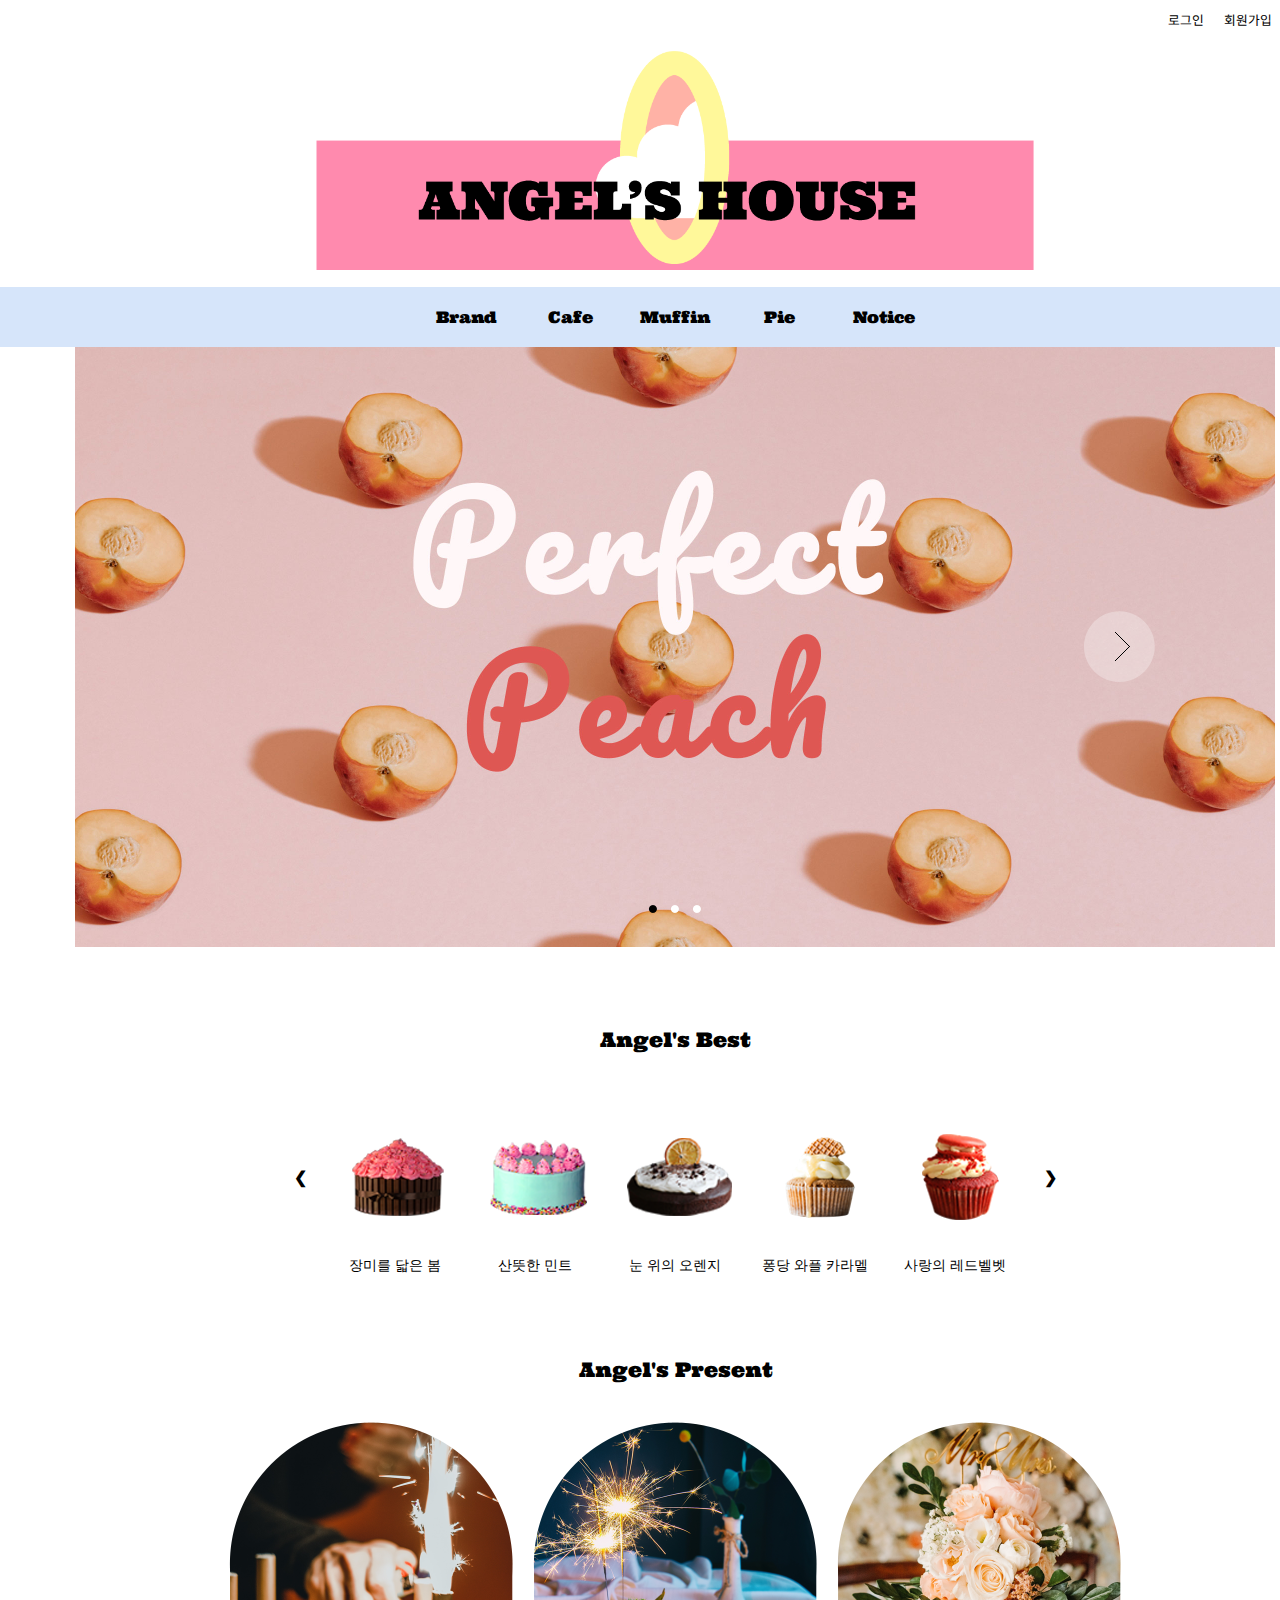
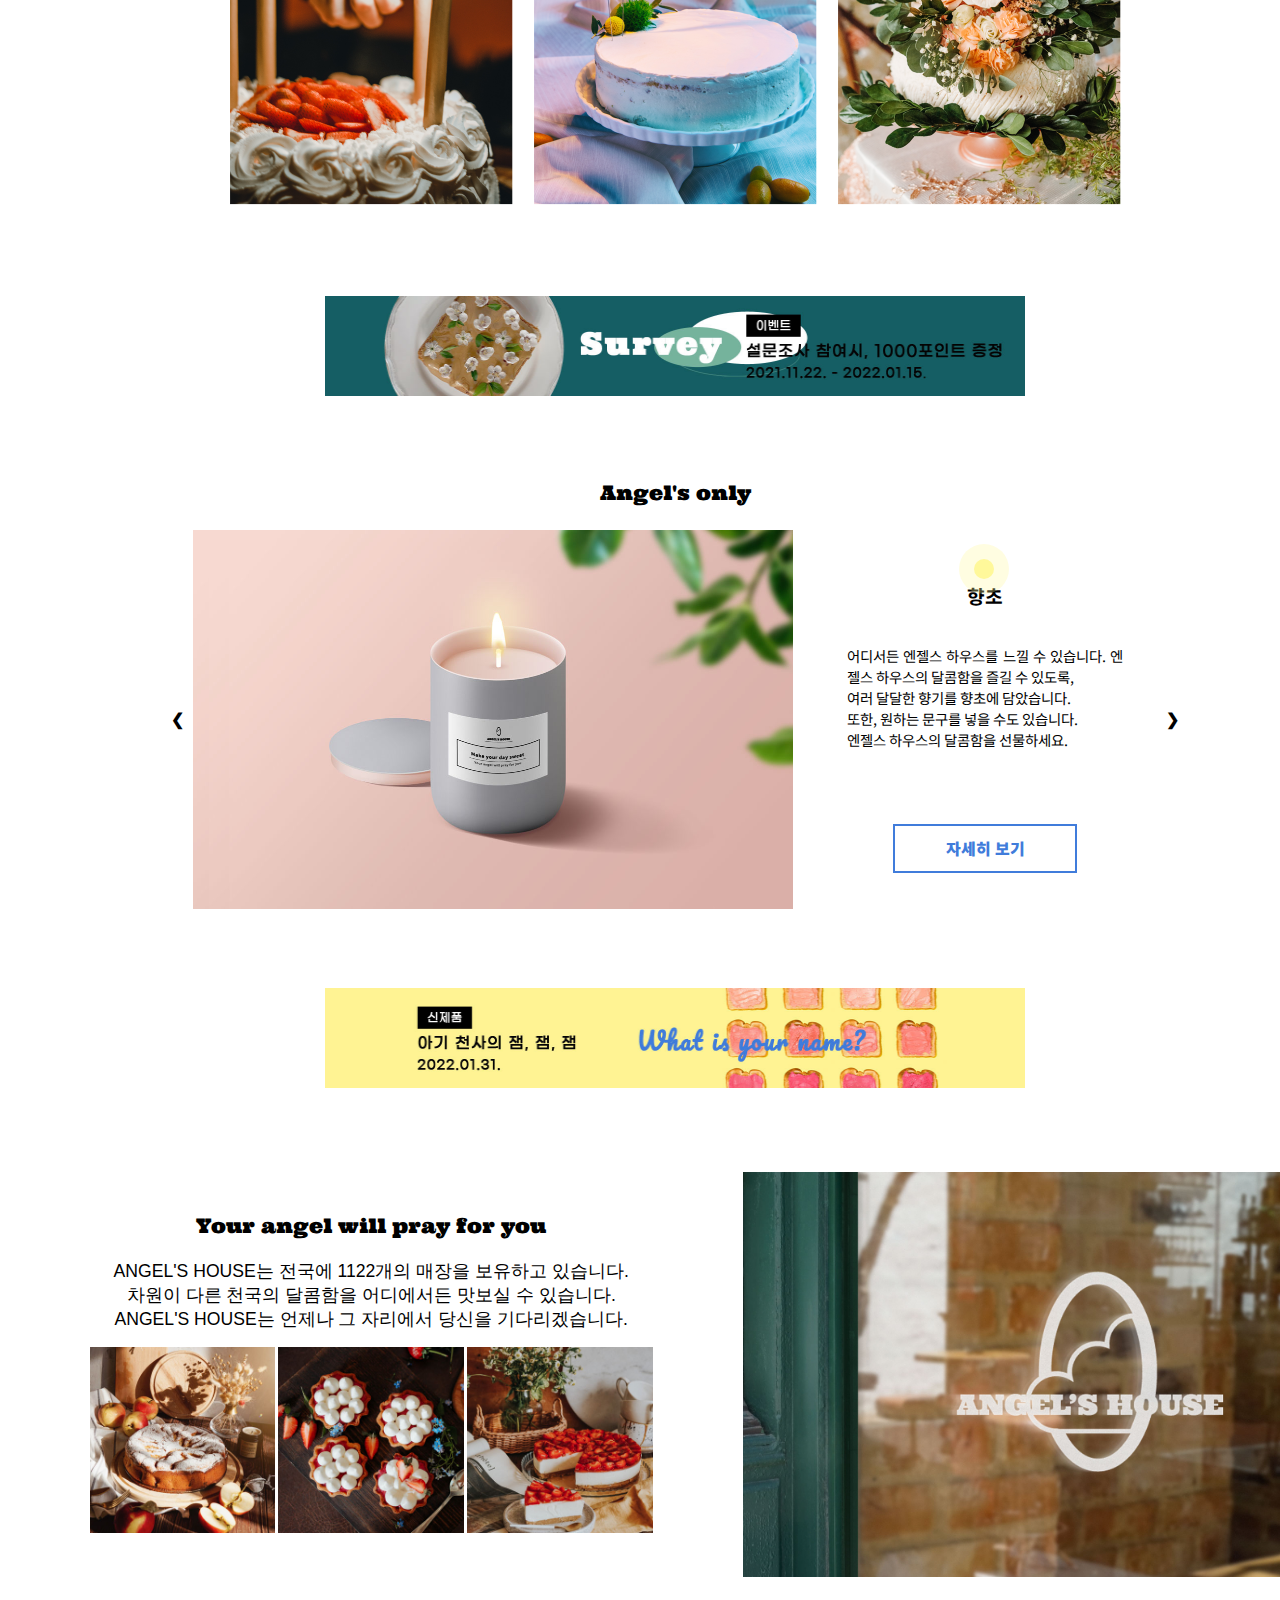
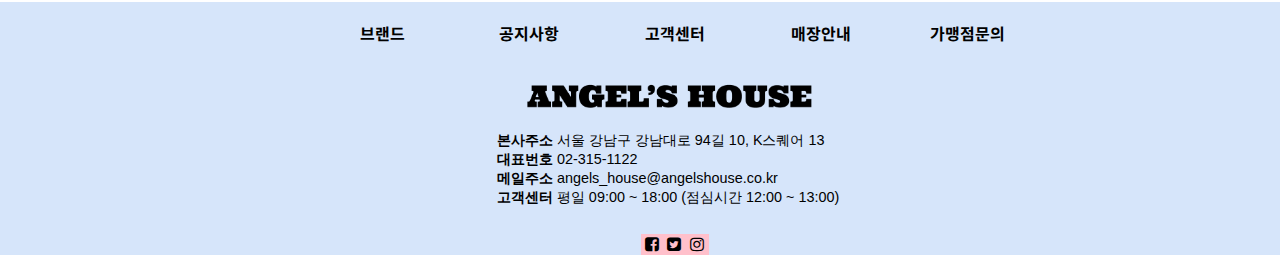
<file: index.html>
<!doctype html>
<html>
<head>
<meta charset="utf-8">
<title> ANGEL'S HOUSE </title>
	<link href="css/style.css" rel="stylesheet">
	<link rel="stylesheet" type="text/css" href="https://maxcdn.bootstrapcdn.com/font-awesome/4.7.0/css/font-awesome.min.css">
	<link rel="icon" type="image/png" href="img/favicon.png"> 
<script src="js/jquery-3.5.1.min.js"> </script> 
<script src="http://code.jquery.com/jquery-3.3.1.js"></script>

<!------------------------------->
<link rel="stylesheet" href="./css/normalize.css">
<link rel="stylesheet" href="./css/main.css">
<script src="./js/vendor/modernizr.custom.min.js"></script>
<script src="./js/vendor/jquery-1.10.2.min.js"></script>
<script src="./js/vendor/jquery-ui-1.10.3.custom.min.js"></script>
<script src="./js/main.js"></script>
<!------------------------------->
<script src="js/custom.js" type="text/javascript"></script>
</head>
<style>

</style>

<body>
<div class="wrapper">
<header>
 <div class="header_nav"><!--우측상단 네비-->
  <ul>
   <li><a href="##">로그인</a></li>
   <li><a href="##">회원가입</a></li>
   <li><a href="##">이용안내</a></li>
  </ul>
 </div>

 <div class="logo">
   <a href="##"><img src="img/logo.png" alt="메인로고"></a>
 </div>
 
 <nav id="m_nav">
  <ul>
    <li><a href="sub_brand.html">Brand</a></li>
	<li><a href="sub_cake.html">Cafe</a></li>
	<li><a href="##">Muffin</a></li>
	<li><a href="##">Pie</a></li>  
	<li><a href="sub_event.html">Notice</a></li>
  </ul>
 </nav>
 

</header>


<div class="slideshow">
    <div class="slideshow-slides">
        <a href="./" class="slide" id="slide-1"><img src="./img/slide1_3.jpg" alt="슬라이드1" width="1200" height="600"></a>
        <a href="./" class="slide" id="slide-2"><img src="./img/slide2_2.jpg" alt="슬라이드2" width="1200" height="600"></a>
        <a href="./" class="slide" id="slide-3"><img src="./img/slide3_3.jpg" alt="슬라이드3" width="1200" height="600"></a>
        <!--<a href="./" class="slide" id="slide-4"><img src="./img/slide-4.jpg" alt="" width="1200" height="600"></a>-->
    </div>
    <div class="slideshow-nav">
        <a href="#" class="prev">Prev</a>
        <a href="#" class="next">Next</a>
    </div>
    <div class="slideshow-indicator"></div>
</div>


<section id="content">
	<div class="title">Angel's Best</div>
	<div class="best_product">
		<button class="roll_left" >&#10094;</button>
		<button class="roll_right" >&#10095;</button>
		<div class="roll">
			<ul>
				<li class="slide1"><a href="#"><img src="img/c1_2.png" alt="베스트1"></a><span>장미를 닯은 봄</span></li>
				<li class="slide1"><a href="#"><img src="img/c2_2.png" alt="베스트2"></a><span>산뜻한 민트</span></li>
				<li class="slide1"><a href="#"><img src="img/c3_2.png" alt="베스트3"></a><span>눈 위의 오렌지</span></li>
				<li class="slide1"><a href="#"><img src="img/m1_2.png" alt="베스트4"></a><span>퐁당 와플 카라멜</span></li>
				<li class="slide1"><a href="#"><img src="img/m3_2.png" alt="베스트5"></a><span>사랑의 레드벨벳</span></li>
				<li class="slide1"><a href="#"><img src="img/p1_2.png" alt="베스트6"></a><span>태양의 오렌지</span></li>
				<li class="slide1"><a href="#"><img src="img/p2_2.png" alt="베스트7"></a><span>초코의 향연</span></li>
				<li class="slide1"><a href="#"><img src="img/p3_2.png" alt="베스트8"></a><span>유혹의 딸기</span></li>
			</ul>
	</div>
	</div>
</section>

<section id="content2">
	<div class="title">Angel's Present</div>
	<div class="present">
		<ul>
			<li><a href="sub_specialday.html"><img src="img/present3.png" alt="선물2"><span>SPCIAL DAY</span></a></li>
			<li><a href="##"><img src="img/present1_1.png" alt="선물1"><span>PARTY</span></a></li>
			<li><a href="##"><img src="img/present2.png" alt="선물3"><span>WEDDING</span></a></li>
			
		</ul>				
	</div>
	<!--<div class="test"> css로 이미지 아치 만들기인데 이미지가 흐려
		<ul>
		<li><a href="sub_specialday.html"><img src="img/preset3.jpg" alt="선물1"></a></li>
		<li><a href="#"><img src="img/preset2.jpg" alt="선물2"></a></li>
		<li><a href="#"><img src="img/preset.jpg" alt="선물3"></a></li>
		</ul>
	</div>-->
</section>

<section class="middle_banner">
	<a href="sub_event.html"><img src="img/banner3.jpg" alt="중간매너"></a>
</section>

<section id="content3">
	<div class="title">Angel's only</div>
	<div class="only">
		<button class="roll_left2">&#10094;</button>
		<button class="roll_right2">&#10095;</button>
		<div class="roll2">
				<div class="container">
					<div class="circleanimated one"></div>
					<div class="circle"></div>
				</div>
			<ul>
				<li class="slide2 only_sub">
				    <img src="img/mc42.jpg" alt="only1">
					
					<div class="only_text">
						<p>개별포장 vs. 일괄포장 </p>
						
						<span>원하는 방식으로 박스를 선택할 수 있습니다. 
							  간단한 메시지를 적을 수 있는 박스부터,<br>
							  다양한 디자인의 박스가 준비되어 있습니다.
							  </span>
						<div class="box">
						  <p>자세히 보기</p>
						  <span class="circle1"></span>
						  <span class="circle2"></span>
						</div>
					</div>
				</li>
				<li class="slide2 only_sub">
					<img src="img/mc14.jpg" alt="only2">
					<div class="only_text">
					<p>쇼핑백</p>
						<span>천국이 있는 파란 하늘의 색을 담았습니다.<br>
							  적당한 두께감으로 튼튼하게 제작되어져있어<br>
							  여러 번 재사용할 수 있습니다.
							  </span>
						<div class="box">
						  <p>자세히 보기</p>
						  <span class="circle1"></span>
						  <span class="circle2"></span>
						
						</div>
					</div>
				</li>
				<li class="slide2 only_sub">
					<img src="img/mc32.jpg" alt="only3">
					<div class="only_text">
						<p>태그</p>
						<span>
							  다양한 용도로 사용할 수 있는 태그입니다.<br>
							  쇼핑백, 선물 등에 손쉽게 달 수 있습니다.<br>
							  메시지를 적어 하나뿐인 나만의 태그를 만들어 보세요. 
						</span>
						<div class="box">
						  <p>자세히 보기</p>
						  <span class="circle1"></span>
						  <span class="circle2"></span>
						</div>
					</div>
				</li>
				<li class="slide2 only_sub">
					<img src="img/mc23.jpg" alt="only4">
					<div class="only_text">
						<p>향초</p><!--입뿐만 아니라 코로도-->
						<span>어디서든 엔젤스 하우스를 느낄 수 있습니다.
							  엔젤스 하우스의 달콤함을 즐길 수 있도록,<br> 
							  여러 달달한 향기를 향초에 담았습니다. <br>
							  또한, 원하는 문구를 넣을 수도 있습니다.<br>
							  엔젤스 하우스의 달콤함을 선물하세요.
							  </span>
						<div class="box">
						  <p>자세히 보기</p>
						  <span class="circle1"></span>
						  <span class="circle2"></span>
						</div>
					</div>
				</li>
			</ul>
		</div><!--best_roll2-->
	</div><!--only-->
</section>


<section class="middle_banner">
	<a href="##"><img src="img/banner1.jpg" alt="중간매너"></a>
</section>

<section id="content4">
  <div class="shop">
    
	<div class="shop_left">
		<div class="title">Your angel will pray for you</div>
		<p><br>ANGEL'S HOUSE는 전국에 1122개의 매장을 보유하고 있습니다.<br>
			   차원이 다른 천국의 달콤함을 어디에서든 맛보실 수 있습니다.<br>
			   ANGEL'S HOUSE는 언제나 그 자리에서 당신을 기다리겠습니다.<br></p>
		<div class="shop_left_img">
			<img src="img/bread1.jpg" alt="shop1">
			<img src="img/bread2.jpg" alt="shop1">
			<img src="img/bread4.jpg" alt="shop1">
		</div>
    </div>
	
	<img src="img/m_window.jpg" alt="content4">

  </div>
</section>




<footer id="footer">
 <div class="footer_nav">
	<ul>
	 <li><a href="##">브랜드</a></li>
	 <li><a href="##">공지사항</a></li>
	 <li><a href="##">고객센터</a></li>
	 <li><a href="##">매장안내</a></li>
	 <li><a href="##">가맹점문의</a></li>
	</ul>
 </div>

 <div class="footer_logo"><img src="img/logo_footer.png" alt="하단로고" ></div>

 <div class="info">
	<ul>
		<!--<li><span class="info_text">사업자등록번호&nbsp; </span>514-201509-1946015</li>-->
		<li><span class="info_text">본사주소&nbsp; </span>서울 강남구 강남대로 94길 10, K스퀘어 13</li>
		<li><span class="info_text">대표번호&nbsp; </span>02-315-1122</li>
		<li><span class="info_text">메일주소&nbsp; </span>angels_house@angelshouse.co.kr</li>
		<li><span class="info_text">고객센터&nbsp; </span>평일 09:00 ~ 18:00 (점심시간 12:00 ~ 13:00)</li>
	</ul>
 </div>

 <div>
  <ul class="sns">
	<!--<li><a href="#"><i class="fa fa-envelope"></i></a></li>-->
	<li><a href="##"><i class="fa fa-facebook-square"></i></a></li>
	<li><a href="##"><i class="fa fa-twitter-square"></i></a></li>
	<li><a href="##"><i class="fa fa-instagram"></i></a></li>
  </ul>
 </div>
</footer>

</div>
</body>
</html>
</file>
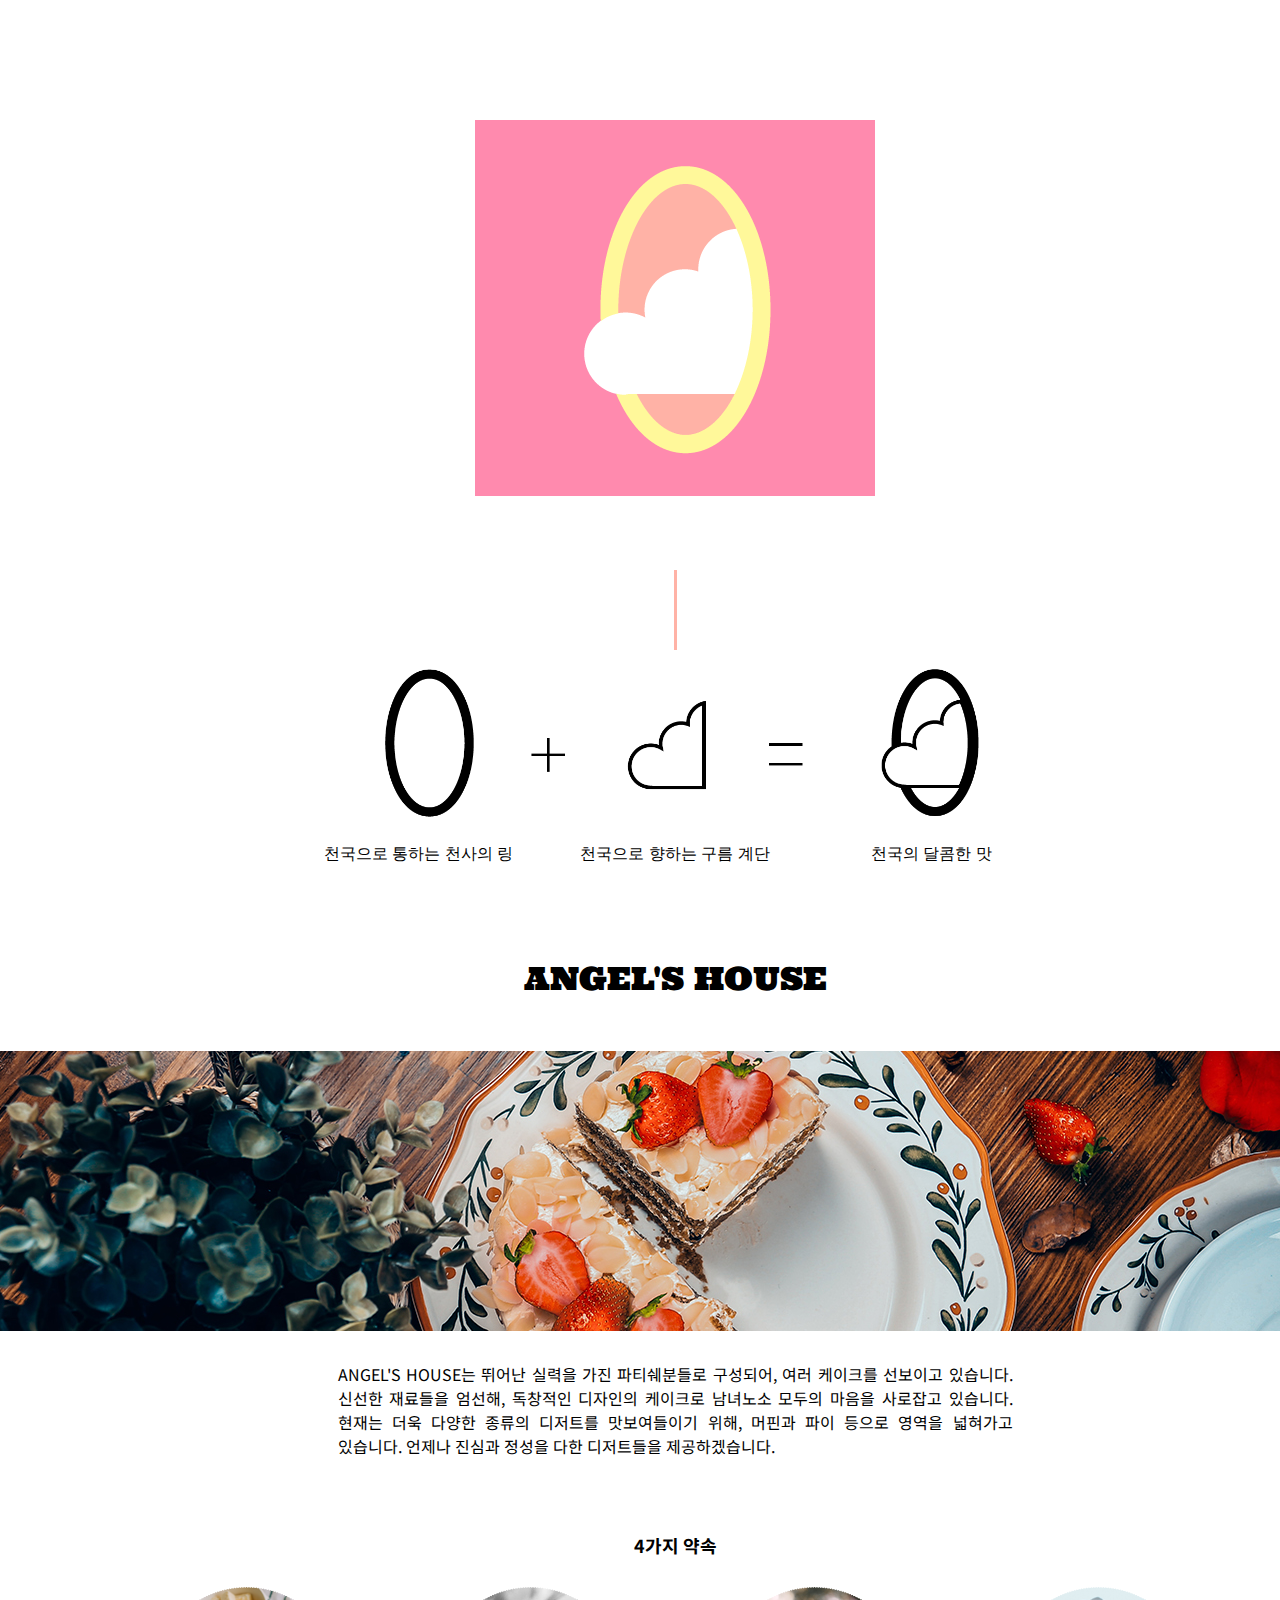
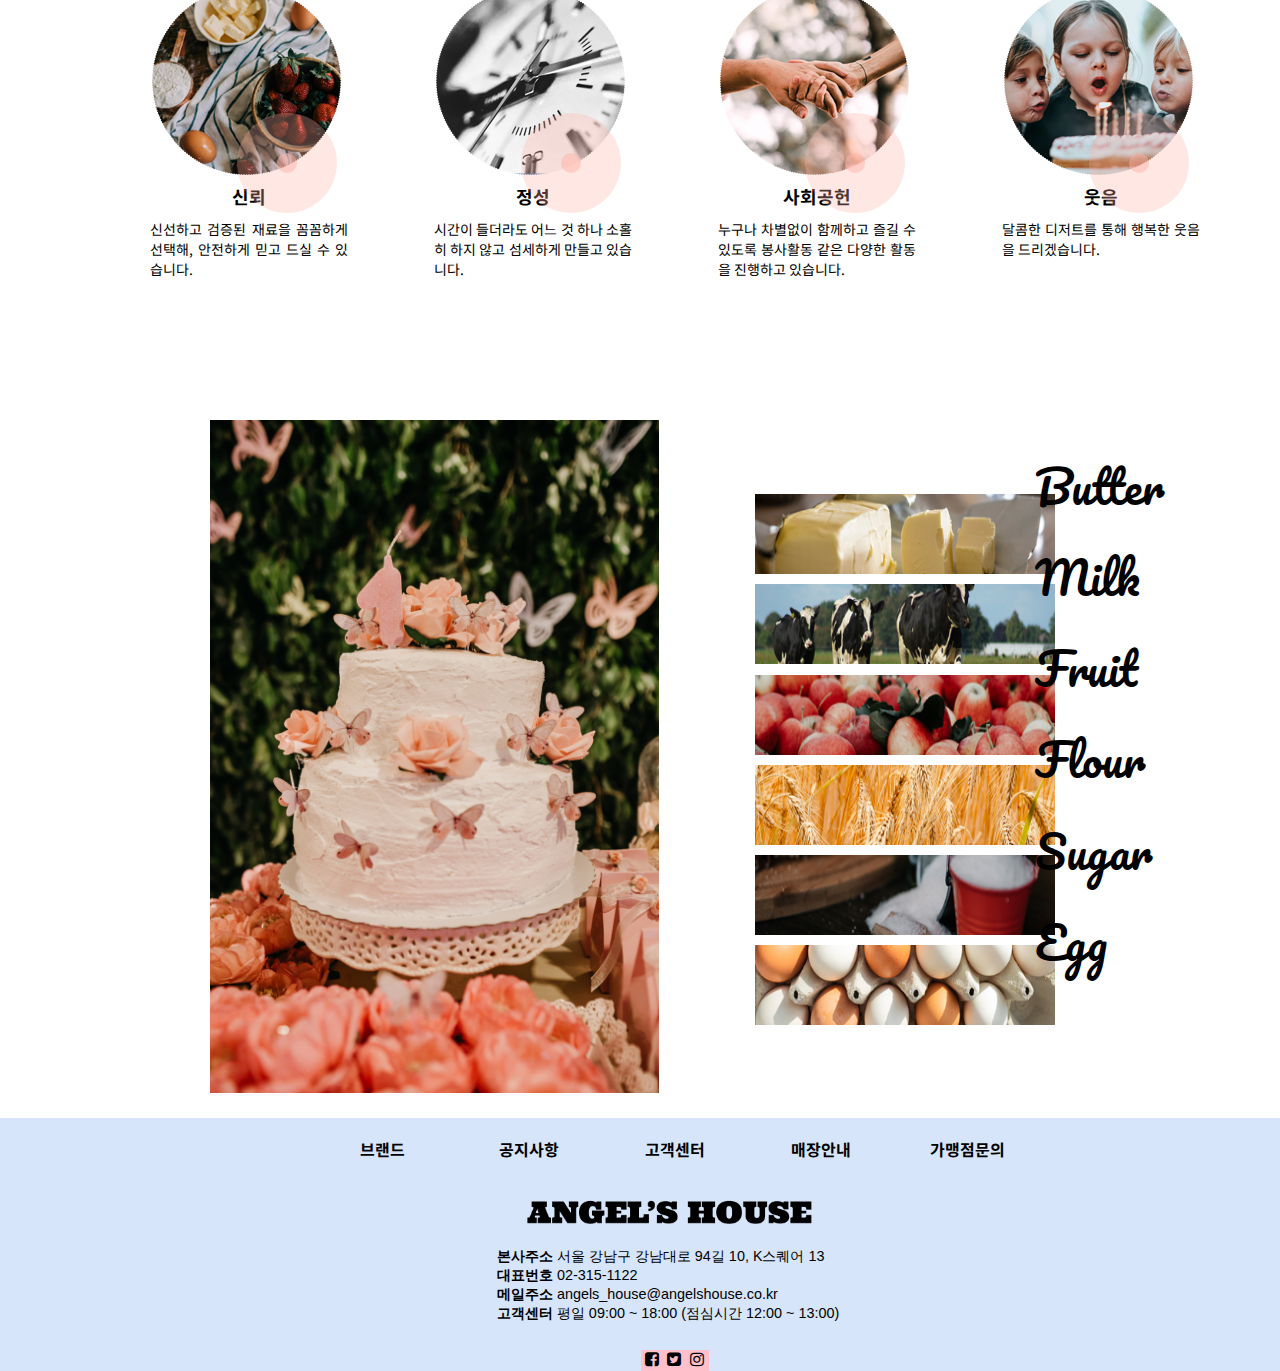
<file: sub_brand.html>
<!doctype html>
<html>
<head>
<meta charset="utf-8">
<title> ANGEL'S HOUSE </title>
	<link href="css/style2.css" rel="stylesheet">
	<link rel="stylesheet" type="text/css" href="https://maxcdn.bootstrapcdn.com/font-awesome/4.7.0/css/font-awesome.min.css">
	<link rel="icon" type="image/png" href="img/favicon.png"> 
<script src="js/jquery-3.5.1.min.js"> </script> 
<script src="http://code.jquery.com/jquery-3.3.1.js"></script>

<!------------------------------->
<link rel="stylesheet" href="./css/normalize.css">
<link rel="stylesheet" href="./css/main.css">
<script src="./js/vendor/modernizr.custom.min.js"></script>
<script src="./js/vendor/jquery-1.10.2.min.js"></script>
<script src="./js/vendor/jquery-ui-1.10.3.custom.min.js"></script>
<script src="./js/main.js"></script>
<!------------------------------->
<script src="js/sub_brand.js" type="text/javascript"></script>
</head>
<style>

</style>

<body>
<div class="wrapper">

<header class="main_h">
    <div class="row">
        <a class="logo" href="index.html">ANGEL'S HOUSE</a>
        <div class="mobile-toggle">
            <span></span>
            <span></span>
            <span></span>
        </div>
		 <nav>
		  <ul>
			<li><a href="sub_brand.html">Brand</a></li>
			<li><a href="sub_cake.html">Cake</a></li>
			<li><a href="#">Muffin</a></li>
			<li><a href="#">Pie</a></li>  
			<li><a href="sub_event.html">Notice</a></li>
		  </ul>
		 </nav>
    </div> <!-- / row -->
</header>

<div class="top">
    <img src="img/logo_color2.png" alt="로고">
    <!--<h1><span>Brand</span><br>ANGEL'S HOUSE</h1>-->
	
	<!--<div class="container">
		<div class="circleanimated one"></div>
		<div class="circle"></div>
	</div>-->

</div>
 <div class="single-scroll-down-animation animation4">
            <div class="scroll-down4"></div>
        </div>
<!--
 <div class="logo">
   <a href="#"><img src="img/logo.png" alt="메인로고"></a>
 </div>-->
 
<div class="wrapper_brand">
<div class="logo_brand">
		<img src="img/logo_brand3.png" alt="logo_brand">
		<div class="logo_text">
			<span>천국으로 통하는 천사의 링</span>
			<span>천국으로 향하는 구름 계단 </span><!--천국이 있는 하늘의 구름<br>& 계단 & 3단 케이크 -->
			<span>천국의 달콤한 맛</span>
		</div>
	</div> 
	
	<section id="title">
		 <div class="sub_title">ANGEL'S HOUSE</div>
		 <div class="sub_title_top">
			 <img src="img/brand_banner.jpg" alt="브랜드배너">
			 <span>ANGEL'S HOUSE는 뛰어난 실력을 가진 파티쉐분들로 구성되어, 여러 케이크를 선보이고 있습니다.
				  신선한 재료들을 엄선해, 독창적인 디자인의 케이크로 남녀노소 모두의 마음을 사로잡고 있습니다.
				  현재는 더욱 다양한 종류의 디저트를 맛보여들이기 위해, 머핀과 파이 등으로 영역을 넓혀가고 있습니다.
				  언제나 진심과 정성을 다한 디저트들을 제공하겠습니다.</span>
		 </div>
		 
			
	
		 
		 
		<div class="principle">
			<p>4가지 약속</p>
			<ul>
				<li>
					<div class="container2">
						<div class="circleanimated2 one2"></div>
						<div class="circle2"></div>
					</div>
					<img src="img/brandcircle1.png" alt="brandcircle1"><p>신뢰</p><span>신선하고 검증된 재료을 꼼꼼하게 선택해, 안전하게 믿고 드실 수 있습니다.</span>
				</li>
				<li>
					<div class="container2">
						<div class="circleanimated2 one2"></div>
						<div class="circle2"></div>
					</div>
				<img src="img/brandcircle2.png" alt="brandcircle2"><p>정성</p><span>시간이 들더라도 어느 것 하나 소홀히 하지 않고 섬세하게 만들고 있습니다.</span>
				</li>
				<li>
					<div class="container2">
						<div class="circleanimated2 one2"></div>
						<div class="circle2"></div>
					</div>
				<img src="img/brandcircle3.png" alt="brandcircle3"><p>사회공헌</p><span>누구나 차별없이 함께하고 즐길 수 있도록 봉사활동 같은 다양한 활동을 진행하고 있습니다.</span>
				</li>
				<li>
					<div class="container2">
						<div class="circleanimated2 one2"></div>
						<div class="circle2"></div>
					</div>
				<img src="img/brandcircle4.png" alt="brandcircle4"><p>웃음</p><span>달콤한 디저트를 통해 행복한 웃음을 드리겠습니다.</span>
				</li>
			</ul>
		 </div>
	</section>

	
	<section id="content">
		 <div class="content1">
			<img src="img/brand.jpg" alt="content1" >
			<!--<img class="word" src="img/brand_backword2.png" alt="재료들">-->
			<div class="content1_img">
				<div class="image-box"><img src="img/6butter.png" alt="content1_img1"></div>  
				<div class="image-box"><img src="img/6milk.png" alt="content1_img2"></div>
				<div class="image-box"><img src="img/6fruit.png" alt="content1_img3"></div>
				<div class="image-box"><img src="img/6flour.png" alt="content1_img4"></div>
				<div class="image-box"><img src="img/6sugar.png" alt="content1_img5"></div>
				<div class="image-box"><img src="img/6egg.png" alt="content1_img6"></div>
			</div>		
			
			<div class="content1_text">
				<ul>
					<li><span>Butter</span></li>
					<li><span>Milk</span></li>
					<li><span>Fruit</span></li>
					<li><span>Flour</span></li>
					<li><span>Sugar</span></li>
					<li><span>Egg</span></li>
				</ul>
			</div>	
					<!--<ul>
					<li><img src="img/6butter.png" alt="content1_img1"><span>Butter</span></li>
					<li><img src="img/6milk.png" alt="content1_img2"><span>Milk</span></li>
					<li><img src="img/6fruit.png" alt="content1_img3"><span>Fruit</span></li>
					<li><img src="img/6flour.png" alt="content1_img4"><span>Flour</span></li>
					<li><img src="img/6sugar.png" alt="content1_img5"><span>Sugar</span></li>
					<li><img src="img/6egg.png" alt="content1_img6"><span>Egg</span></li>
				</ul>-->
				
				<!--<ul>
					<li><img src="img/6butter.png" alt="content1_img1"></li>
					<li><img src="img/6milk.png" alt="content1_img2"></li>
					<li><img src="img/6fruit.png" alt="content1_img3"></li>
					<li><img src="img/6flour.png" alt="content1_img4"></li>
					<li><img src="img/6sugar.png" alt="content1_img5"></li>
					<li><img src="img/6egg.png" alt="content1_img6"></li>
				</ul>
				-->
			
		 </div>	
	 </section>
			
	 
	<footer id="footer">
	 <div class="footer_nav">
		<ul>
		 <li><a href="#" on>브랜드</a></li>
		 <li><a href="#">공지사항</a></li>
		 <li><a href="#">고객센터</a></li>
		 <li><a href="#">매장안내</a></li>
		 <li><a href="#">가맹점문의</a></li>
		</ul>
	 </div>

	 <div class="footer_logo"><img src="img/logo_footer.png" alt="하단로고" ></div>

	 <div class="info">
		<ul>
			<!--<li><span class="info_text">사업자등록번호&nbsp; </span>514-201509-1946015</li>-->
			<li><span class="info_text">본사주소&nbsp; </span>서울 강남구 강남대로 94길 10, K스퀘어 13</li>
			<li><span class="info_text">대표번호&nbsp; </span>02-315-1122</li>
			<li><span class="info_text">메일주소&nbsp; </span>angels_house@angelshouse.co.kr</li>
			<li><span class="info_text">고객센터&nbsp; </span>평일 09:00 ~ 18:00 (점심시간 12:00 ~ 13:00)</li>
		</ul>
	 </div>

	 <div>
	  <ul class="sns">
		<!--<li><a href="#"><i class="fa fa-envelope"></i></a></li>-->
		<li><a href="#"><i class="fa fa-facebook-square"></i></a></li>
		<li><a href="#"><i class="fa fa-twitter-square"></i></a></li>
		<li><a href="#"><i class="fa fa-instagram"></i></a></li>
	  </ul>
	 </div>
	</footer>
  </div><!--wrapper2-->
 </div><!--wrapper-->
</body>
</html>
</file>
<file: css/style.css>
@charset "utf-8";
@import url('https://fonts.googleapis.com/css2?family=Ultra&display=swap'); /*울트라 font-family: 'Ultra', serif;*/
@import url('https://fonts.googleapis.com/css2?family=Pacifico&display=swap');  /*font-family: 'Pacifico', cursive;*/
@import url('https://fonts.googleapis.com/css2?family=Noto+Sans+KR&display=swap'); /*font-family: 'Noto Sans KR', sans-serif;*/

*{margin:0; padding:0;}
a:link,a:visited {text-decoration:none;color:#000;}

ul li{list-style:none;}

/*노랑 #FFF89A; 살구 #FFB2A6; 핑 #FF8AAE; 하늘 #9ADCFF;*/

/*--------------상단------------------------*/
.wrapper{width:1350px; margin:0 auto;}

.header_nav ul{display:flex; justify-content:flex-end;}
.header_nav li{font-family:'Noto Sans KR', sans-serif; padding:10px; font-size:0.8rem;}
.header_nav a{display:block; color:#000;}
.header_nav a:hover{color:#4297c5;} /*#D6E5FA*/

.logo{ width:100%; text-align:center;}
.logo img{width:55%;}/*너무 커 width:800px; height:250px; */

/*--------------네비게이션-------------------*/
#m_nav > ul {width:100%; margin:0 auto;text-align:center;position:relative; background:#D6E5FA; }/*#9ADCFF; 이 색이 개이쁜데...쨍해서..*/
#m_nav > ul > li{ display:inline-block; position:relative; 
					width:100px; height:40px; padding:10px 0;}
#m_nav > ul > li > a{display:block; line-height:40px; 
					font-family: 'Ultra', serif;
					text-align:center; color:#000; transition:all 0.7s;}
#m_nav > ul > li:hover > a{color:#fff; background:#407CDB; transition:all 0.7s; }
/*쇼핑백 색보다 조금 탁해:#4297c5 유사색 : #407CDB; #3D4FD1; 둘다 이뽀  #2666CF;-> 원래 이거였어*/			

/*-------------콘텐츠------------------------*/
.title{font-family: 'Ultra', serif; font-size:20px;}
/*--------------best 제품--------------------*/	
#content{text-align:center; margin-top:5rem;}
.best_roll li{font-family: 'Noto Sans KR', sans-serif;}
.best_product{width:700px; height:200px; margin:25px auto 0 auto; padding:0 20px; position:relative;}
.best_product > button{display:block; position:absolute; width:20px; height:100%; top:0; border:none;}
.best_product > button.roll_left{background:none;left:-15px;font-weight: bold;}
.best_product > button.roll_right{background:none; right:-15px;font-weight: bold;}
.best_product .roll{width:100%; height:100%; overflow:hidden;padding-top:25px;}
.best_product .roll ul{width:1000%;}
.best_product .roll ul li{float:left; width:140px; text-align:center;}
.best_product .roll ul li img{width:150px;}
.best_product .roll ul li span{display:block; font-size:0.9rem;}
.best_product .roll ul li a:hover img{opacity:0.5;}


/*-------------선물 3개---------------------*/
#content2{text-align:center; margin-top:5rem; margin-bottom:25px;}
.present{margin-top:30px;}
.present li{display:inline-block; position:relative;}
.present img{width:300px; height:400px;}
.present li:hover img{transform: scale(0.9); transition:all 0.5s; background:rgba(255,255,255,0.8);}
.present a{display:block;}
.present span{display:none;position:absolute;  background:(255 178 166 / 40%); font-weight:bold; color:#fff;
					width:250px; height:80px; line-height:80px; bottom:60px;left:26px; transition:all 0.5s}
.present span::before{background:#FFB2A6;
	content:"";
	inset:0;
	width:250px; height:70px; line-height:70px; bottom:60px;left:26px;
	position:absolute;
	transform:scaleX(1);
	transform-origin:left; 
	transition:transform 0.5s ease-in-out;
	z-index:-1;}


.present li:hover span{display:block; transition:all 0.5s; transform:scaleX(1); transform-origin:right;}
.present li:hover span::before{content:""; display:block;transition:all 0.5s;
						transform:scaleX(1); }
.present li:hover span::after{content:"\25E3"; color:#FFB2A6; font-size:23px;top:-49.5px; right:-27.5px; position:absolute;  z-index:-2;}
.present li:hover{background:rgba(255 178 166 / 40%);}
/* 틀에 그림넣어서 확대 되는데 이미지가 흐려...
.test li{width:300px; height:400px; overflow:hidden; box-sizing:border-box; display:inline-block;
border-top-left-radius: 50% 40% !important; border-top-right-radius: 50% 40% !important;} 	
.test img{width:300px; height:400px;}
.test li:hover img{transform: scale(1.1);transition:all 0.5s; }*/


/*-----중간 배너------*/
.middle_banner{margin-top:5rem;text-align:center; margin-bottom:25px;}
.middle_banner a{display:inline-block; width:700px; height:100px;}
.middle_banner img{width:700px; height:100px; }

/*------main_text--bread-----*/
#content3{ margin-top:5rem;text-align:center;margin-bottom:25px;}
.only{width:70%; height:378px; margin:25px auto 0 auto; padding:0 20px; position:relative;}
.only > button{display:block; position:absolute; width:20px; height:100%; top:0; border:none;}
.only > button.roll_left2{background:none;left:-15px;font-weight: bold;}
.only > button.roll_right2{background:none; right:-15px;font-weight: bold;}
.only > .roll2{width:100%; height:100%; overflow:hidden;padding-top:25px;}

/*쇼핑백 3000*2000, 분홍상자1000*800, 상자2개 1000*940, 캔들 1000*700, 태그 1500*2000, 1000*1333, 1000*1179,600*710  유리 1500*1000*/

.only_sub{position:absolute; top:0; left:0; width:100%;  display:flex; justify-content:space-around; text-align:center; font-family:'Noto Sans KR', sans-serif;}
.only_sub img{width:600px;}

.only_text{width:35%;background:#fff;}

/*원*/
.container {position: relative; overflow: hidden; width: 50px; height: 50px;
			left:80%; top:-3%; z-index:1;}
.circleanimated {
  width: 50px; height: 50px; border-radius: 50%;
  background: #FFF89A; position: absolute;  opacity: 0.3;
/*   top: 5%; left: 40%; */ }

.circle {
  width: 20px; height:20px;
  border-radius: 50%;
  background: #FFF89A; position: absolute;
  top: calc(50px / 2 - 20px / 2);
  left: calc(50px / 2 - 20px / 2);
/*   top: 5%; left: 40%; */}


@keyframes circle {
  0% {transform: scale(0.1); opacity: 0.3;}
	80% {transform: scale(0.7); opacity: 0.3;}
	100% {transform: scale(0.7);opacity: 0;}}

.one {animation: circle 4s infinite ease;}


.only_text > p{font-weight:bold; margin-top:15%; font-size:1.2rem; position:relative;}
.only_text span{width:100%; height:50%; padding:10%;display:block; font-size:0.8rem; text-align:justify; 
				box-sizing:border-box; overflow:hidden; font-size:0.9rem;}



.box {
  border: 2px solid #407CDB;
  width: 150px; height:15px; line-height:15px;
  margin: 0 auto; margin-top:25px; padding:15px;
  text-align:center; font-weight: 900; font-size:1rem; color: #407CDB;
  cursor: pointer;
  position: relative;
  overflow: hidden;
  transition: all 0.9s;}

.circle1:before {/*첫동그라미*/
  content: ''; position: absolute; background: #407CDB;
  top: 90px; left: -40px;/*-많이 할수록 왼쪽으로 감*/
  width: 110px; height: 100px;
  border-radius: 50%;
  transition: all 0.9s;}

.circle1:after {/*중간동그라미*/
  content: ''; position: absolute; background: #407CDB;
  top: 70px; left: 25px;
  width: 130px; height: 120px;
  border-radius: 50%; transition: all 1.4s;}

.circle2:before {/*마지막 동그라미*/
  content: ''; position: absolute; background: #407CDB;
  top: 110px; left: 100px;
  width: 110px; height: 90px;
  border-radius: 50%;
  transition: all 0.9s;}

.box:hover p {position: relative; color: #fff; z-index: 1;transition: all 0.5s;}
.box:hover .circle1:before {top: -13px; transition: all 0.9s;}
.box:hover .circle1:after {top: -13px; transition: all 1s;}
.box:hover .circle2:before {top: -13px;transition: all 0.9s;}


#content4{margin-top:5rem;text-align:center;margin-bottom:25px;}
.shop{margin:25px auto 0 auto;display:flex; justify-content:space-around;}
.shop_left{margin-top:3%;}
.shop_left p{font-size:1.1rem; text-align:center;}
/*.shop_left p:nth-child(2){font-size:1.2rem; font-weight:bold;}*/
.shop_left_img{display:flex; justify-content:center;}
.shop_left_img img{width:25%; padding:0.2%; margin-top:2%;}
.shop > img{width:45%;}/*1500*1000*/



#footer{width:100%; background:#D6E5FA; }
.footer_nav ul{width:70%;  margin:0 auto;text-align:center; }
.footer_nav li{padding:2% 0; width:15%; display:inline-block; }
.footer_nav a{text-align:center; width: 100%; color:#000;
			  font-family:'Noto Sans KR', sans-serif; font-weight:bold;
			  padding-bottom:5%; position: relative;}
.footer_nav a:before {
  content: ""; position: absolute;
  width: 100%; height: 2px;
  bottom: 0; left: 0;
  background-color: #407CDB; /*선색*/
  visibility: hidden;
  transform: scaleX(0);
  transition: all 0.3s ease-in-out;}

.footer_nav a:hover:before {
  visibility: visible;
  transform: scaleX(1);}

.footer_logo{width:100%;  text-align:center;}
.footer_logo img{display:inline-block; width:30%; filter: grayscale(100%);}/*그레이 스케일 안돼*/
.info{width:50%;margin:0 auto;}
.info li{margin-left:10%; font-size:0.9rem;}
.info_text{font-weight:bold; text-align:right; display:inline-block; width:25%; height:15%;}

.sns{width:5%;background:pink; margin:0 auto; margin-top:2%;}
.sns ul{text-align:center;}
.sns li{display:inline-block; width:20%;padding:2%; margin-left:3%;text-align:center;}
.sns a{display:block; }
</file>
<file: css/main.css>
@charset "UTF-8";

/*
 * Slideshow
 */

.slideshow {
    background-color: yellow;
    height: 600px;/*원래 465*/
    min-width: 960px;
	width:1200px;
    overflow: hidden;
    position: relative;
	
	left: 50%;/*이거*/
    margin-left: -600px;/*이거*/
}

.slideshow-slides {
    height: 100%;
    position: absolute;
    width: 100%;
    /* left는 JavaScript로 지정 */
}
.slideshow-slides .slide {
    height: 100%;
    overflow: hidden;
    position: absolute;
    width: 100%;
    /* left는 JavaScript로 지정 */
}
.slideshow-slides .slide img {
   /* left: 50%;
    margin-left: -600px;*/
    position: absolute;
}

.slideshow-nav a,
.slideshow-indicator a {
    background-color: rgba(0, 0, 0, 0); /* for IE9 */
    overflow: hidden;
}
.slideshow-nav a:before,
.slideshow-indicator a:before {
    content: url(../img/sprites.png);
    display: inline-block;
    font-size: 0;
    line-height: 0;
}

.slideshow-nav a {
    position: absolute;
    top: 50%;
    left: 50%;
    width: 72px;
    height: 72px;
    margin-top: -36px;
}
.slideshow-nav a.prev {
    margin-left: -480px;
}
.slideshow-nav a.prev:before {
    margin-top: -20px;    
}
.slideshow-nav a.next {
    margin-left: 408px;
}
.slideshow-nav a.next:before {
    margin-left: -80px;
    margin-top: -20px;
}
.slideshow-nav a.disabled {
    display: none;
}

.slideshow-indicator {
    bottom: 30px;
    height: 16px;
    left: 0;
    position: absolute;
    right: 0;
    text-align: center;
}
.slideshow-indicator a {
    display: inline-block;
    width: 16px;
    height: 16px;
    margin-left: 3px;
    margin-right: 3px;
}
.slideshow-indicator a.active {
    cursor: default;
}
.slideshow-indicator a:before {
    margin-left: -110px;
}
.slideshow-indicator a.active:before {
    margin-left: -130px;
}

/* JavsScript 비활성화 시 */
.no-js .slideshow {
    height: auto;
}
.no-js .slideshow-slides {
    height: auto;
    position: static;
}
.no-js .slideshow-slides .slide {
    display: block;
    height: auto;
    position: static;
}
.no-js .slideshow-slides .slide img {
    margin: auto;
    position: static;
}
.no-js .slideshow-nav,
.no-js .slideshow-indicator {
    display: none;
}
</file>
<file: css/style2.css>
@charset "utf-8"; /*이게 수정한거*/
@import url('https://fonts.googleapis.com/css2?family=Ultra&display=swap'); /*울트라 font-family: 'Ultra', serif;*/
@import url('https://fonts.googleapis.com/css2?family=Pacifico&display=swap'); /*font-family: 'Pacifico', cursive;*/
@import url('https://fonts.googleapis.com/css2?family=Noto+Sans+KR&display=swap'); /*font-family: 'Noto Sans KR', sans-serif;*/
/*분#ffe3e3; #e4d8dc; #c9ccd5; #93b5c6;청*/

/*-------------공통------------------------*/
*{margin:0; padding:0;}
a:link,a:visited {text-decoration:none;color:#000;}
ul li{list-style:none;}

.wrapper{width:1350px; margin:0 auto;}


/*text*/
.main_h {position: fixed; z-index: 999; top: 0px; max-height: 70px;
  width: 100%; padding-top: 17px; background: none; overflow: hidden;
  -webkit-transition: all 0.3s; transition: all 0.3s;
  opacity: 0; top: -100px;
  padding-bottom: 6px; font-family: 'Ultra', serif;}

@media only screen and (max-width: 766px) {.main_h {padding-top: 25px;}}

.open-nav {max-height: 400px !important;}
.open-nav .mobile-toggle {transform: rotate(-90deg); -webkit-transform: rotate(-90deg);}

.sticky {background-color: rgba(255, 255, 255, 0.93);
		opacity: 1; top: 0px; border-bottom: 1px solid gainsboro;}

.logo{width: 50px; font-size: 25px; color: #8f8f8f; text-transform: uppercase;
	  float: left; display: block; margin-top: 0; line-height: 1; margin-bottom: 10px;}
@media only screen and (max-width: 766px) {.logo { float: none;}}

nav {float: right;width: 60%;}
@media only screen and (max-width: 766px) {nav {width: 100%;}}

nav ul {list-style: none;overflow: hidden;text-align: right;float: right;}
@media only screen and (max-width: 766px) {
  nav ul {padding-top: 10px; margin-bottom: 22px; float: left; text-align: center;width: 100%;}
}

nav ul li {display: inline-block; margin-left: 35px;line-height: 1.5;}
@media only screen and (max-width: 766px) {
  nav ul li {width: 100%; padding: 7px 0; margin: 0;}
}

nav ul a {display:block; text-transform: uppercase; font-size: 13px; position: relative;}
nav ul a:before {content: ""; position: absolute; width: 100%; height: 2px;
  bottom: 0; left: 0; background-color: #407CDB; /*선색*/
  visibility: hidden; transform: scaleX(0); transition: all 0.3s ease-in-out;}
nav ul a:hover:before {visibility: visible; transform: scaleX(1);}

/*햄버거만 뜨고 안돌아가*/
.mobile-toggle {display: none;cursor: pointer;font-size: 20px;position: absolute;
  right: 22px;top: 0;width: 30px;-webkit-transition: all 200ms ease-in;-moz-transition: all 200ms ease-in;transition: all 200ms ease-in;}
@media only screen and (max-width: 766px) {.mobile-toggle {display: block;}}
.mobile-toggle span {width: 30px;height: 4px;margin-bottom: 6px;border-radius: 1000px;background: #8f8f8f;display: block;}

.row {width: 100%; max-width: 940px; margin: 0 auto; position: relative;padding: 0 2%;}
.row > a{width:27%;}

.content {padding: 50px 2% 250px;}
.top {text-align: center; color: #000; padding-top:120px;
		min-height: 450px; letter-spacing: 2px; position:relative;}
.top h1 {position:absolute; top:50%; left:31.5%; 
		font-size: 50px;line-height: 1.3; font-family: 'Ultra', serif;}
/*.top h1 span {font-size: 25px; color: #000; border-bottom: 2px solid #000;
		padding-bottom: 12px; line-height: 3; font-family: 'Noto Sans KR', sans-serif;}*/

@-webkit-keyframes scroll {
  0% {opacity: 1; -webkit-transform: translateY(0); transform: translateY(0);}
100% {opacity: 0;-webkit-transform: translateY(20px); transform: translateY(20px);}
}
@keyframes scroll {
  0% {opacity: 1;-webkit-transform: translateY(0);-ms-transform: translateY(0);transform: translateY(0);}
100% {opacity: 0;-webkit-transform: translateY(20px);-ms-transform: translateY(20px);transform: translateY(20px);}
}

/*
.container {position: relative; overflow: hidden; top:20px; left:48%; margin:20% 0 15%; width: 50px; height: 50px;}
.circleanimated {width: 50px; height: 50px; border-radius: 50%; background: #FFF89A; position: absolute;  opacity: 0.3;}top: 5%; left: 40%;
.circle {width: 20px; height: 20px; border-radius: 50%; background:#FFF89A; position: absolute; top: calc(50px / 2 - 20px / 2); left: calc(50px / 2 - 20px / 2);}top: 5%; left: 40%;
@keyframes circle {
  0% {transform: scale(0.1); opacity: 0.3;}
80% {transform: scale(0.7); opacity: 0.3;}
100% {transform: scale(0.7);opacity: 0;}}
.one {animation: circle 4s infinite ease;}*/

.css-scroll-down{display: flex; flex-flow: row; align-items: flex-start; padding: 50px 30px; 
    .single-scroll-down-animation{margin-right: 20px; width: calc(25% - 20px); margin-bottom: 50px;}}
.scroll-down4{width: 3px; height: 80px; background: #FFB2A6; animation: scrollDown4 2s ease infinite; margin: 0 auto; }

@keyframes scrollDown4{
    0%{transform-origin: top; transform: scaleY(0);}
    45%{transform-origin: top; transform: scaleY(1);}
    55%{transform-origin: bottom; transform: scaleY(1);}
    100%{transform-origin: bottom;transform: scaleY(0);}
}

/*-------------콘텐츠------------------------*/
.wrapper_brand{color:#000; margin:0 auto;}

#title{text-align:center; margin-top:5rem;}
.sub_title{font-family: 'Ultra', serif; font-size:2rem;}

.sub_title_top{ width:100%; margin:25px auto 0 auto;}
.sub_title_top img{width:100%; margin:2% 0;} /*background:pink; width:1350px; height:280px;*/
.sub_title_top span{display:inline-block; padding-bottom:1%;font-family:'Noto Sans KR', sans-serif; width:50%; text-align:justify; word-break: break-all;word-break: keep-all; }			

/*--------content1 ---기업 이념 (중간 원 4개) ------*/
.principle{width:100%; margin:0 auto; text-align:center;  position:relative;padding-top:50px; font-family:'Noto Sans KR', sans-serif;}
.container2 {position: relative; overflow: hidden; left:45%; top:38%; text-align:center;
						width:190px; height:190px;z-index:1;}

.circleanimated2 {width:100px; height:100px; border-radius: 50%; 
					background:#FFB2A6; position: absolute;  opacity: 0.3;/*   top: 5%; left: 40%; */ }
.circle2 {width: 20px; height: 20px; border-radius: 50%; background:#FFB2A6; opacity:0.5;position: absolute;
		top: calc(100px / 2 - 20px / 2); left: calc(100px / 2 - 20px / 2);/*   top: 5%; left: 40%; */}
@keyframes circle {
  0% {transform: scale(0.1); opacity: 0.1;}
	80% {transform: scale(0.7); opacity: 0.2;}
	100% {transform: scale(0.7);opacity: 0;}}
.one2 {animation: circle 4s infinite ease;}

.principle li{display:inline-block; vertical-align:top; 
			box-sizing:content-box; padding:15px; width:250px; height:342px; position:relative;}
.principle img{width:190px; height:190px; position:absolute; left:15%; top:5%;text-align:center;}
.principle p{font-size:18px; font-weight:bold; padding:10px;}
.principle span{display:inline-block; width:79%;font-size:14px; text-align:justify; word-break: break-all;}
/*word-break: keep-all;}*/
/*원하나가 위로 올라가는 거 vertical-align:top;으로 해결. 박스 크기 다른거 box-sizing:content-box;로 해결. 궁디팡팡*/

.logo_brand{width:100%; text-align:center; }
.logo_brand img{width:50%;}

.logo_text{display:flex; justify-content:center;}
.logo_text span{width:15%; margin:0 2% 1%;}

/*------하단 사진----*/
#content{margin-top:5rem; text-align:center; width:100%;margin-bottom:25px;}
.content1{position:relative;width:95%; margin:25px auto 0 auto; padding:0 20px; display:flex;justify-content:space-around;}
.content1 > img{width:35%; height:45%; padding-left:10%;}
.content1_img{margin-top:5%; width:40%; height:70%; text-align:center;}

.image-box{margin-top:2%;width:300px; height:80px; overflow:hidden; background:rgba(255,255,255,0.8); }
.image-box img {width:300px;height:80px;}
.image-box img:hover{transform:scale(1.2); transition: transform .35s; opacity:0.7;}

.content1_text{position:absolute; right:13%; top:2%; font-size:45px; }
.content1_text li{margin-top:9.5%;font-family: 'Pacifico', cursive; text-align:left;}

/*.word{position:absolute; left:0px; top:0px;}*/
/*.content1_img6{background:blue;width:50%;  }
.content1_img6 li{display:block;width:60%; height:10%; transition:all 0.5s; box-sizing:border-box; overflow:hidden; position:relative;  }
.content1_img6 li:hover img{transform:scale(1.1);  transition:all 0.5s; opacity:0.7; }
.content1_img6 span{position:absolute; font-family: 'Pacifico', cursive; font-weight:bold; font-size:45px;background:skyblue; width:20%; }
*/



#footer{width:100%; background:#D6E5FA; }
.footer_nav ul{width:70%;  margin:0 auto;text-align:center; }
.footer_nav li{padding:2% 0; width:15%; display:inline-block; }
.footer_nav a{ text-align:center; width: 100%; color:#000;
			  font-family:'Noto Sans KR', sans-serif; font-weight:bold;
			  padding-bottom:5%; position: relative;}
.footer_nav a:before {
  content: ""; position: absolute;
  width: 100%; height: 2px;
  bottom: 0; left: 0;
  background-color: #407CDB; /*선색*/
  visibility: hidden;
  transform: scaleX(0);
  transition: all 0.3s ease-in-out;}

.footer_nav a:hover:before {
  visibility: visible;
  transform: scaleX(1);}

.footer_logo{width:100%;  text-align:center;}
.footer_logo img{display:inline-block; width:30%; filter: grayscale(100%);}/*그레이 스케일 안돼*/
.info{width:50%;margin:0 auto;}
.info li{margin-left:10%; font-size:0.9rem;}
.info_text{font-weight:bold; text-align:right; display:inline-block; width:25%; height:15%;}

.sns{width:5%;background:pink; margin:0 auto; margin-top:2%;}
.sns ul{text-align:center;}
.sns li{display:inline-block; width:20%;padding:2%; margin-left:3%;text-align:center;}
.sns a{display:block; }
</file>
